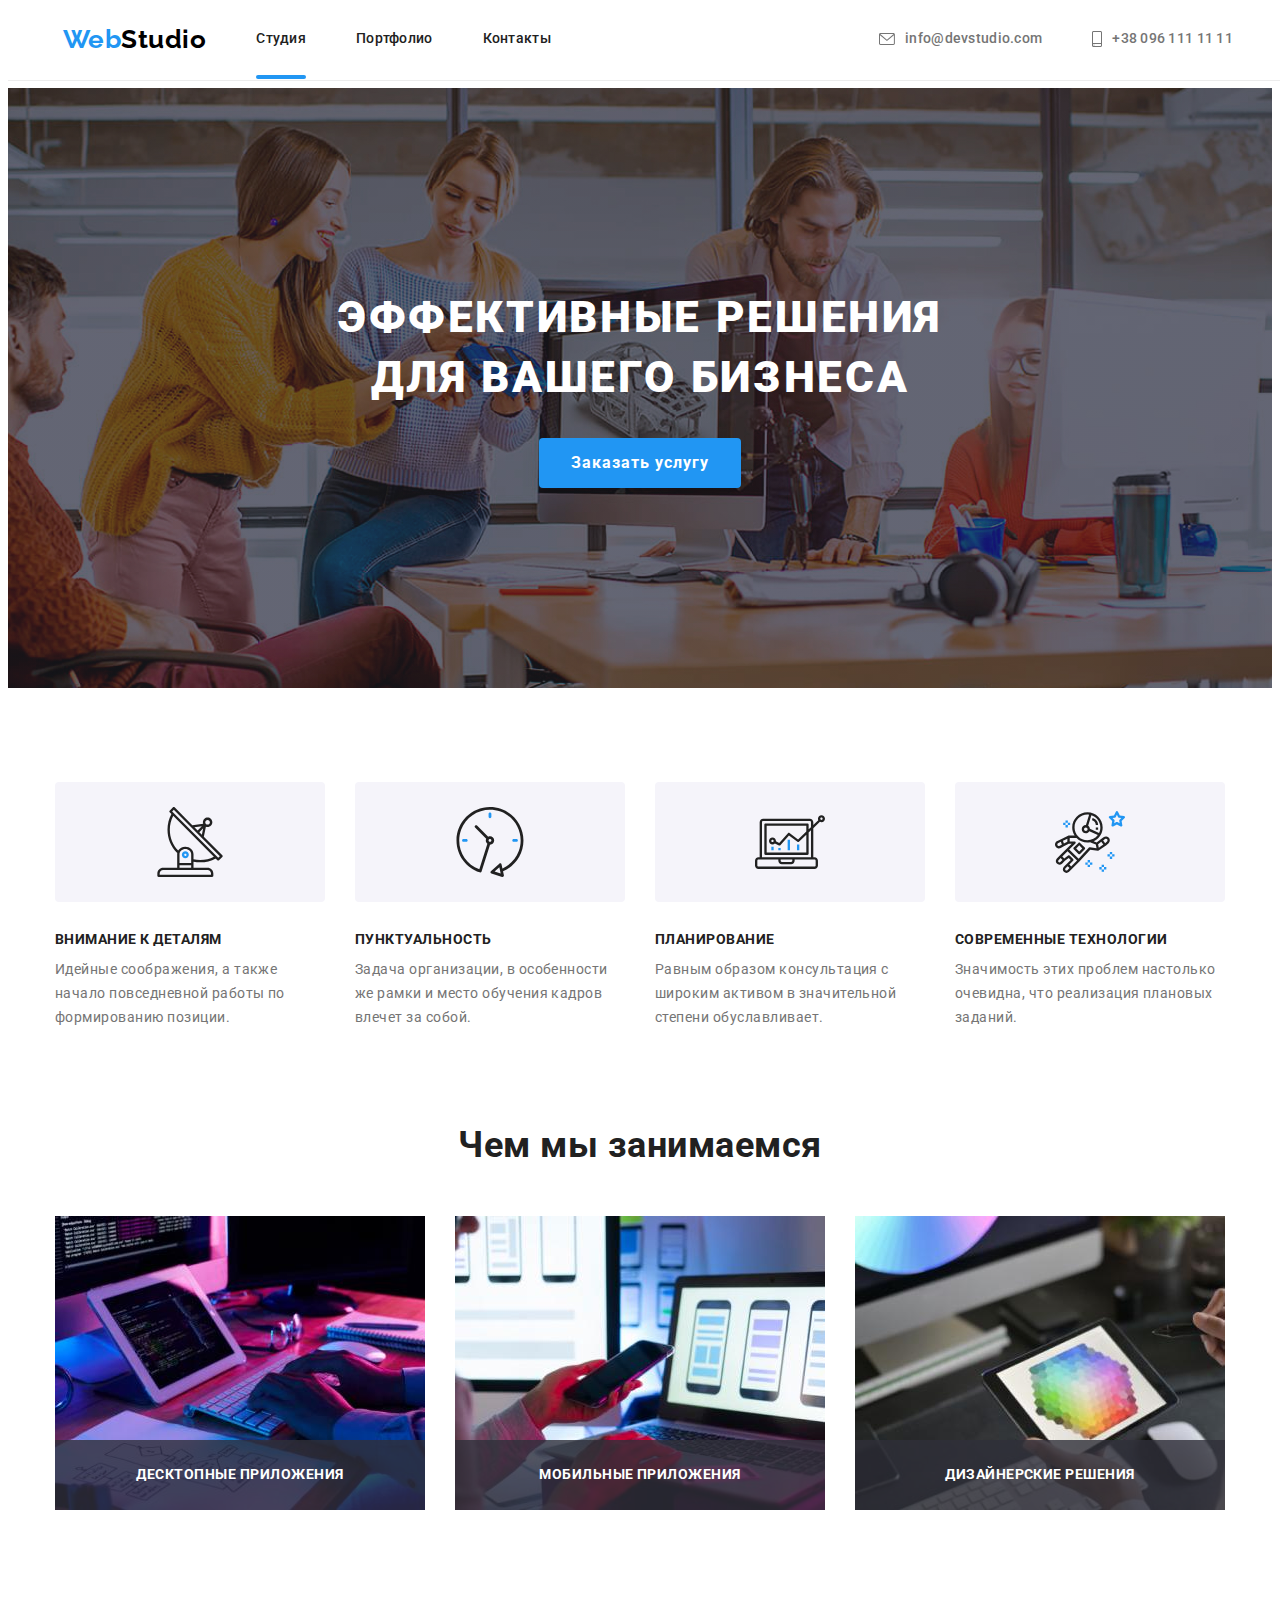
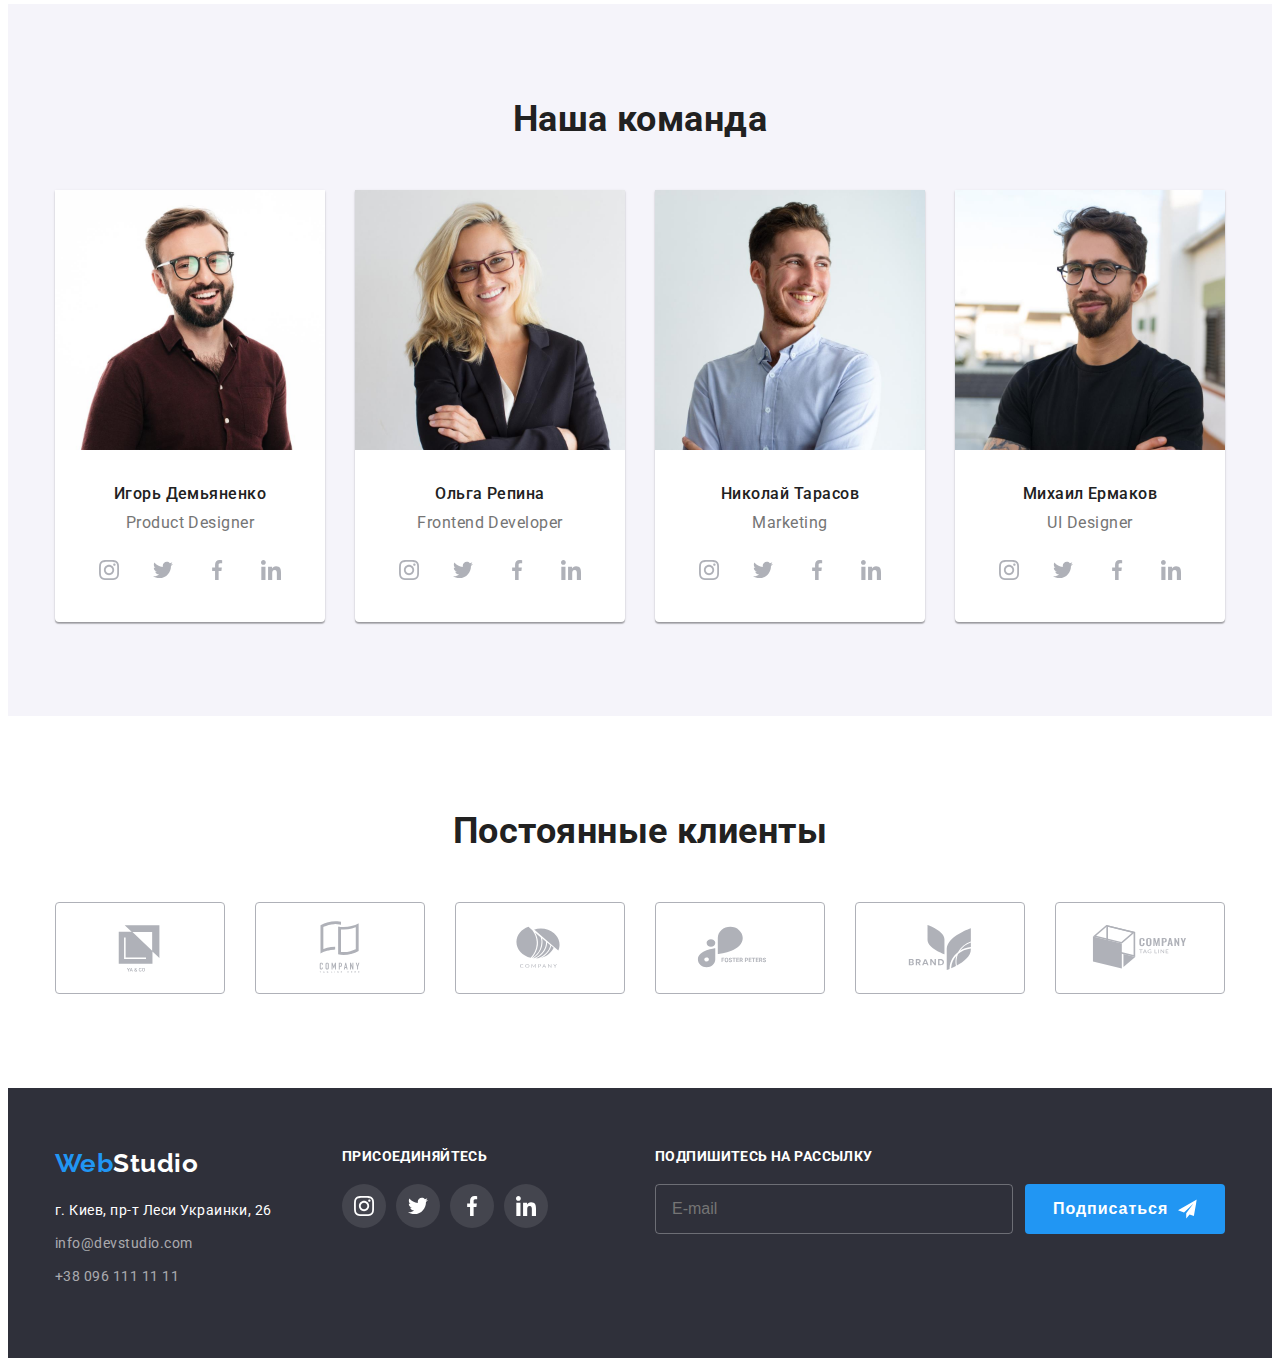
<file: index.html>
<!DOCTYPE html>
<html lang="ru">
<head>
    <meta charset="UTF-8">
    <meta http-equiv="X-UA-Compatible" content="IE=edge">
    <meta name="viewport" content="width=device-width, initial-scale=1.0">
    <title>Студия</title>
    <link href="https://fonts.googleapis.com/css2?family=Raleway:wght@700&family=Roboto:wght@400;500;700;900&display=swap"
        rel="stylesheet">
    <link rel="stylesheet" href="https://cdnjs.cloudflare.com/ajax/libs/modern-normalize/1.1.0/modern-normalize.min.css"
        integrity="sha512-wpPYUAdjBVSE4KJnH1VR1HeZfpl1ub8YT/NKx4PuQ5NmX2tKuGu6U/JRp5y+Y8XG2tV+wKQpNHVUX03MfMFn9Q=="
        crossorigin="anonymous" referrerpolicy="no-referrer" />
    <link rel="stylesheet" href="./css/styles.css">
</head>
<body>
    <!-- Шапка -->
    <header class="header">
        <div class="container nav-container">
            <nav class="header-nav">
                <a href="index.html" lang="en" class="logo-dark logo link"><span class="web">Web</span>Studio</a>
                <ul class="list nav-list">
                    <li class="nav-item"><a class="nav-link nav-link-hero current link" href="./index.html">Студия</a></li>
                    <li class="nav-item"><a class="nav-link nav-link-hero link" href="./portfolio.html">Портфолио</a></li>
                    <li class="nav-item"><a class="nav-link nav-link-hero link" href="">Контакты</a></li>
                </ul>
            </nav>
            <ul class="list nav-contacts">
                <li class="contact-item">
                    <a class="nav-contact link" href="mailto:info@devstudio.com">                
                        <svg class="icon-envelope">
                        <use href="./images/symbol-defs.svg#icon-envelope"></use>
                        </svg>
                     info@devstudio.com
                    </a>
                </li>
                <li class="contact-item">
                    <a class="nav-contact icon-tel link" href="tel:+380961111111">
                        <svg class="icon-smartphone">
                            <use href="./images/symbol-defs.svg#icon-smartphone"></use>
                        </svg>
                        +38 096 111 11 11
                    </a>
                </li>
            </ul>
        </div>
    </header>
<!-- Контент -->
 <main>
    <section class="hero-section conteiner overlay">
        <h1 class="hero-tittle">Эффективные решения <br /> для вашего бизнеса</h1>
        <button data-modal-open type="button" class="hero-button btn">Заказать услугу</button>        
        
    </section>
<!-- Особенности -->
<section class="section heading-section">
    <div class="container">
        <h2 class="heading-title">Особенности</h2>
        <ul class="heading-list list">
            <li class="heading-item icon-antena">
                <div class="icon-bcg">
                    <svg class="icon-box">
                        <use href="./images/symbol-defs.svg#icon-antenna"></use>
                    </svg>
                </div>
                <h3 class="second-heading-title">Внимание к деталям</h3>
                <p class="heading-text">Идейные соображения, а также начало повседневной работы по формированию позиции.</p>
            </li>
            <li class="heading-item">
                <div class="icon-bcg">
                    <svg class="icon-box">
                        <use href="./images/symbol-defs.svg#icon-clock"></use>
                    </svg>
                </div>                
                <h3 class="second-heading-title">Пунктуальность</h3>
                <p class="heading-text">Задача организации, в особенности же рамки и место обучения кадров влечет за собой.</p>
            </li>
            <li class="heading-item">
                <div class="icon-bcg">
                    <svg class="icon-box">
                        <use href="./images/symbol-defs.svg#icon-diagram"></use>
                    </svg>
                </div>
                <h3 class="second-heading-title">Планирование</h3>
                <p class="heading-text">Равным образом консультация с широким активом в значительной степени обуславливает.</p>
            </li>
            <li class="heading-item">
                <div class="icon-bcg">
                    <svg class="icon-box">
                        <use href="./images/symbol-defs.svg#icon-astronaut"></use>
                    </svg>
                </div>
                <h3 class="second-heading-title">Современные технологии</h3>
                <p class="heading-text">Значимость этих проблем настолько очевидна, что реализация плановых заданий.</p>
            </li>
        </ul>
    </div>
    
</section>
<!-- Чем мы занимаемся -->
<section class="section">
    <div class="container no-padding">
        <h2 class="galary-title title-two">Чем мы занимаемся</h2>
        <ul class="galary-list list">
            <li class="galary-item">                
                <img class="photo" src="./images/written-code.jpg" alt="Написание-кода" width="370">
                <p class="galary-item-about">Десктопные приложения</p>
            </li>
            <li class="galary-item">                
                <img class="photo" src="./images/adaptation-for-mobile.jpg" alt="Адаптация-под-мобильные-устройства" width="370">
                <p class="galary-item-about">Мобильные приложения</p>                                
            </li>
            <li class="galary-item">                
                <img class="photo" src="./images/style.jpg" alt="Стилизация-сайта" width="370">
                <p class="galary-item-about">Дизайнерские решения</p>                                
            </li>
        </ul>
    </div>
        
</section>
<!-- Наша команда -->
<section class="section team-section">
    <div class="container">
        <h2 class="team-title title-two">Наша команда</h2>
        <ul class="list team-list">
            <li class="team-item">
                <img class="foto-box" src="./images/foto-igor.jpg" alt="Игорь-Демьяненко" width="270">
                <h3 class="second-team-title">Игорь Демьяненко</h3>
                <p lang="en" class="team-about">Product Designer</p>
                <ul class="list team-contact-list">
                    <li class="team-contact-item">
                        <a href="" class="link team-contact-link">
                            <svg class="icon icon-social">
                                <use href="./images/symbol-defs.svg#icon-instagram"></use>
                            </svg>
                        </a>                        
                    </li>
                    <li class="team-contact-item">
                        <a href="" class="link team-contact-link">
                            <svg class="icon icon-twitter">
                                <use href="./images/symbol-defs.svg#icon-twitter"></use>
                            </svg>
                        </a>
                    </li>
                    <li class="team-contact-item">
                        <a href="" class="link team-contact-link">
                            <svg class="icon icon-facebook">
                                <use href="./images/symbol-defs.svg#icon-facebook"></use>
                            </svg>
                        </a>
                    </li>                   
                    <li class="team-contact-item">
                        <a href="" class="link team-contact-link">
                            <svg class="icon icon-linkedin">
                                <use href="./images/symbol-defs.svg#icon-linkedin"></use>
                            </svg>
                        </a>
                    </li>
                </ul>
            </li>
            <li class="team-item">
                <img class="foto-box" src="./images/foto-olga.jpg" alt="Ольга-Репина" width="270">
                <h3 class="second-team-title">Ольга Репина</h3>
                <p lang="en" class="team-about">Frontend Developer</p>
                <ul class="list team-contact-list">
                    <li class="team-contact-item">
                        <a href="" class="link team-contact-link">
                            <svg class="icon icon-instagram">
                                <use href="./images/symbol-defs.svg#icon-instagram"></use>
                            </svg>
                        </a>                
                    </li>
                    <li class="team-contact-item">
                        <a href="" class="link team-contact-link">
                            <svg class="icon icon-twitter">
                                <use href="./images/symbol-defs.svg#icon-twitter"></use>
                            </svg>
                        </a>
                    </li>
                    <li class="team-contact-item">
                        <a href="" class="link team-contact-link">
                            <svg class="icon icon-facebook">
                                <use href="./images/symbol-defs.svg#icon-facebook"></use>
                            </svg>
                        </a>
                    </li>
                    <li class="team-contact-item">
                        <a href="" class="link team-contact-link">
                            <svg class="icon icon-linkedin">
                                <use href="./images/symbol-defs.svg#icon-linkedin"></use>
                            </svg>
                        </a>
                    </li>
                </ul>
            </li>
            <li class="team-item">
                <img class="foto-box" src="./images/foto-mykola.jpg" alt="Николай-Тарасов" width="270">
                <h3 class="second-team-title">Николай Тарасов</h3>
                <p lang="en" class="team-about">Marketing</p>
                <ul class="list team-contact-list">
                    <li class="team-contact-item">
                        <a href="" class="link team-contact-link">
                            <svg class="icon icon-instagram">
                                <use href="./images/symbol-defs.svg#icon-instagram"></use>
                            </svg>
                        </a>
                
                    </li>
                    <li class="team-contact-item">
                        <a href="" class="link team-contact-link">
                            <svg class="icon icon-twitter">
                                <use href="./images/symbol-defs.svg#icon-twitter"></use>
                            </svg>
                        </a>
                    </li>
                    <li class="team-contact-item">
                        <a href="" class="link team-contact-link">
                            <svg class="icon icon-facebook">
                                <use href="./images/symbol-defs.svg#icon-facebook"></use>
                            </svg>
                        </a>
                    </li>
                    <li class="team-contact-item">
                        <a href="" class="link team-contact-link">
                            <svg class="icon icon-linkedin">
                                <use href="./images/symbol-defs.svg#icon-linkedin"></use>
                            </svg>
                        </a>
                    </li>
                </ul>
            </li>
            <li class="team-item">
                <img class="foto-box" src="./images/foto-myhaylo.jpg" alt="Михаил-Ермако" width="270">
                <h3 class="second-team-title">Михаил Ермаков</h3>
                <p lang="en" class="team-about">UI Designer</p>
                <ul class="list team-contact-list">
                    <li class="team-contact-item">
                        <a href="" class="link team-contact-link">
                            <svg class="icon icon-instagram">
                                <use href="./images/symbol-defs.svg#icon-instagram"></use>
                            </svg>
                        </a>
                        
                    </li>
                    <li class="team-contact-item">
                        <a href="" class="link team-contact-link">
                            <svg class="icon icon-twitter">
                                <use href="./images/symbol-defs.svg#icon-twitter"></use>
                            </svg>
                        </a>
                    </li>
                    <li class="team-contact-item">
                        <a href="" class="link team-contact-link">
                            <svg class="icon icon-facebook">
                                <use href="./images/symbol-defs.svg#icon-facebook"></use>
                            </svg>
                        </a>
                    </li>                   
                    <li class="team-contact-item">
                        <a href="" class="link team-contact-link">
                            <svg class="icon icon-linkedin">
                                <use href="./images/symbol-defs.svg#icon-linkedin"></use>
                            </svg>
                        </a>
                    </li>
                </ul>
            </li>
        </ul>
    </div>
    
</section>
<!-- Постоянные клиенты -->
<section class="section section-clients">
    <div class="container">
        <h2 class="title-two clients-title">Постоянные клиенты</h2>
        <ul class="list list-clients">
            <li class="client-item ">
                <a href="" class="link link-client ">                    
                <svg class="icon-company">
                   <use href="./images/symbol-defs.svg#icon-company1"></use>
                </svg>                                       
                </a>
            </li>
            <li class="client-item">
                <a href="" class="link link-client">
                <svg class="icon-company">
                    <use href="./images/symbol-defs.svg#icon-company2"></use>
                </svg>
                </a>                
            </li>
            <li class="client-item">
                 <a href="" class="link link-client ">
                <svg class="icon-company">
                    <use href="./images/symbol-defs.svg#icon-company3"></use>
                </svg>
                </a>
            </li>
            <li class="client-item">
                <a href="" class="link link-client">
                <svg class="icon-company">
                    <use href="./images/symbol-defs.svg#icon-company4"></use>
                </svg>
                </a>
            </li>
            <li class="client-item">                
                <a href="" class="link link-client">
                <svg class="icon-company">
                    <use href="./images/symbol-defs.svg#icon-company5"></use>
                </svg>
                </a>
            </li>
            <li class="client-item">
                <a href="" class="link link-client">
                <svg class="icon-company">
                    <use href="./images/symbol-defs.svg#icon-company6"></use>
                </svg>
                </a>
            </li>                        
        </ul>
    </div>
</section>
</main>
<!-- Подвал -->
<footer class="footer">
    <div class="container footer-container">
        <div>
            <a href="index.html" lang="en" class="logo-light logo link"><span class="web">Web</span>Studio</a>
            <address class="footer-adress">
                <ul class="footer-list list">
                    <li class="footer-item"><a class="footer-link-maps link" href="https://goo.gl/maps/ipxUos9jde3rESVAA">г. Киев,
                            пр-т Леси Украинки, 26</a></li>
                    <li class="footer-item"><a class="footer-link link" href="mailto:info@devstudio.com">info@devstudio.com</a></li>
                    <li class="footer-item"><a class="footer-link link" href="tel:+380961111111">+38 096 111 11 11</a></li>
                </ul>
            </address>
        </div>        
        <div class="footer-box-contact">
            <h3 class="footer-title">присоединяйтесь</h3>
            <ul class="list footer-contact-list">
                <li class="footer-contact-item">
                    <a href="" class="link link-footer-contact">
                        <svg class="icon icon-footer icon-instagram">
                            <use href="./images/symbol-defs.svg#icon-instagram"></use>
                        </svg>
                    </a>
                </li>
                <li class="footer-contact-item">
                    <a href="" class="link link-footer-contact">
                        <svg class="icon icon-footer icon-twitter">
                            <use href="./images/symbol-defs.svg#icon-twitter"></use>
                        </svg>
                    </a>
                </li>
                <li class="footer-contact-item">
                    <a href="" class="link link-footer-contact">
                        <svg class="icon icon-footer icon-facebook">
                            <use href="./images/symbol-defs.svg#icon-facebook"></use>
                        </svg>
                    </a>
                </li>
                <li class="footer-contact-item">
                    <a href="" class="link link-footer-contact">
                        <svg class="icon icon-footer icon-linkedin">
                            <use href="./images/symbol-defs.svg#icon-linkedin"></use>
                        </svg>
                    </a>
                    
                </li>
            </ul>
        </div>
        <div class="subscribe">
            <h3 class="footer-title">подпишитесь на рассылку</h3>
            <form class="topic-form js-speaker-form">
                <div class="form-footer">
                    <label for="email"></label>
                    <input type="email" name="email" placeholder="E-mail" id="email">
                </div>
                
                
                <button type="submit" class="btn-sbc">
                    Подписаться                    
                    <svg class="icon-send">
                        <use href="./images/symbol-defs.svg#icon-icon-send"></use>
                    </svg>
                    
                                    
                </button>
            </form>
        </div>
    </div>
    
</footer>

<div data-modal class="backdrop is-hidden">
    <div class="modal modal-animation">
        <button data-modal-close class="close-modal-btn" type="button">
            <svg class="icon-vector">
                <use href="./images/symbol-defs.svg#icon-vector"></use>
            </svg>
        </button>
        <div class="modal-form">
            <h2 class="modal-title">Оставьте свои данные, мы вам перезвоним</h2>
            <form class="form js-speaker-form">
                <div class="form-group">
                    <label for="user" >Имя</label>
                    <input class="input" type="text" name="inform-user" id="user" required>
                    <svg class="icon-form">
                        <use href="./images/symbol-defs.svg#icon-person-black-18dp-1"></use>
                    </svg>
                </div>
                <div class="form-group">
                    <label for="tel">Телефон</label>
                    <input class="input" type="tel" name="inform-user" id="tel" required>
                    <svg class="icon-form">
                        <use href="./images/symbol-defs.svg#icon-phone-black-18dp-1"></use>
                    </svg>
                </div>
                <div class="form-group">
                    <label for="mail">Почта</label>
                    <input class="input" type="email" name="inform-user" id="mail" required>
                    <svg class="icon-form">
                        <use href="./images/symbol-defs.svg#icon-email-black-18dp-1"></use>
                    </svg>
                </div>
                <div class="form-group">
                    <label for="comment">Комментарий</label>
                    <textarea class="input" name="inform-user" id="comment"  rows="8" placeholder="Введите текст"></textarea>
                </div>
                                    
                <label class="checkbox-label" >
                    <input class="checkbox" type="checkbox" name="police" >
                    <span class="box-icon-check">
                        <svg class="icon-check">
                            <use href="./images/symbol-defs.svg#icon-icon-check"></use>
                        </svg>
                    </span>
                    Соглашаюсь с рассылкой и принимаю <a href="" class="checkbox-link"> Условия договора</a>
                </label>
                                            
                        
            </form>
            <button type="submit" class="btn-modal">Отправить</button>
        </div>
        
    </div>
</div>

<script src="./js/modal.js"></script>
</body>
</html>
</file>
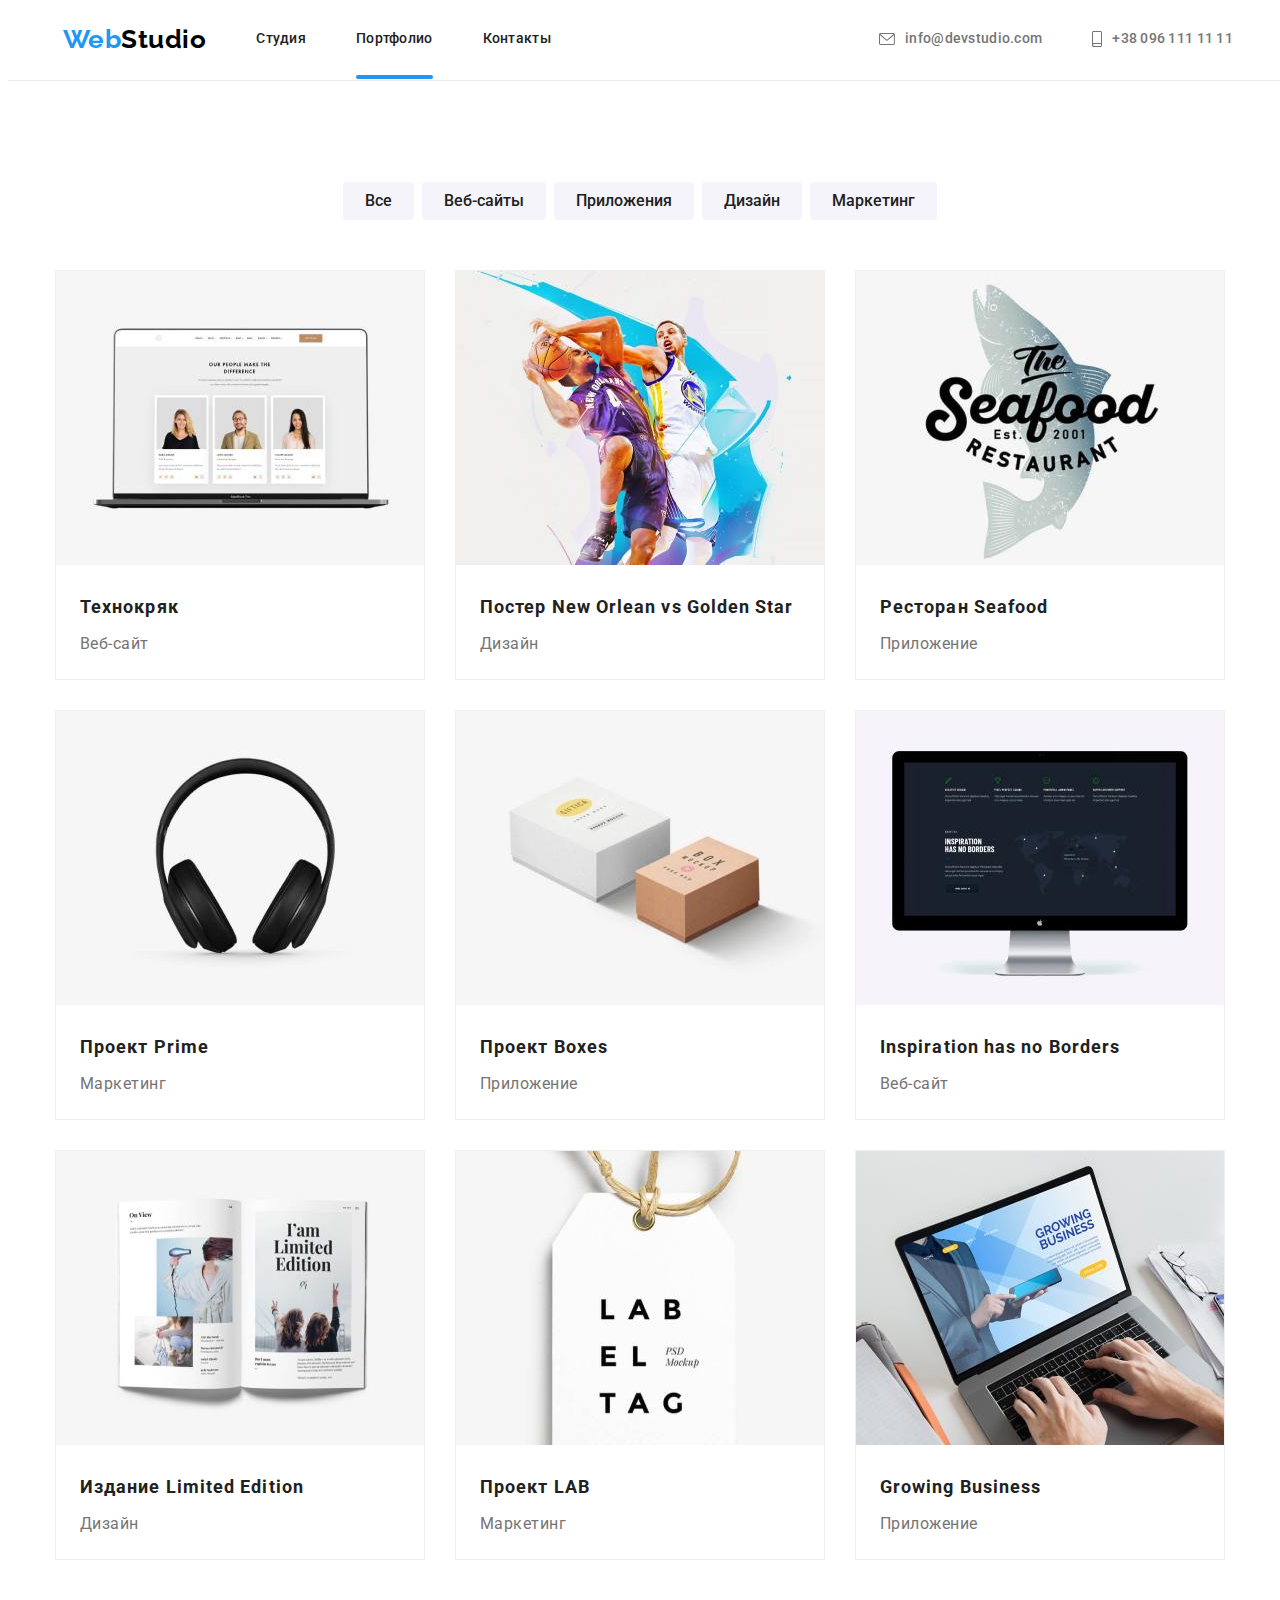
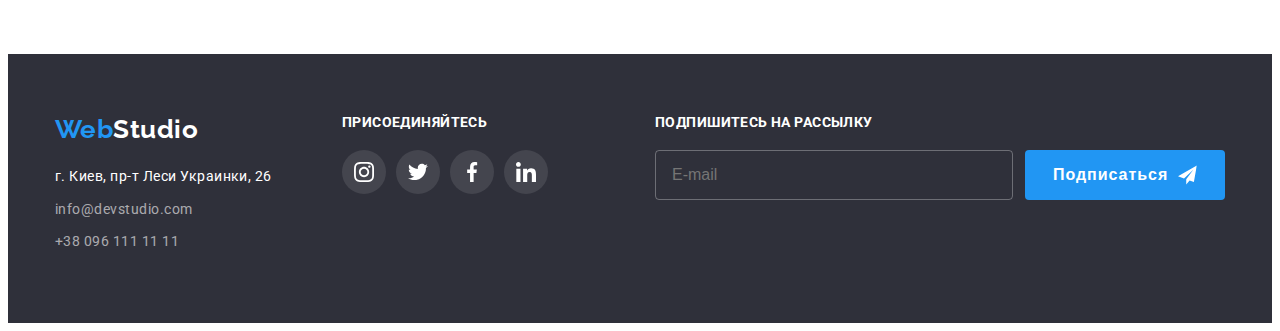
<file: portfolio.html>
<!DOCTYPE html>
<html lang="ru">
<head>
    <meta charset="UTF-8">
    <meta http-equiv="X-UA-Compatible" content="IE=edge">
    <meta name="viewport" content="width=device-width, initial-scale=1.0">
    <title>Портфолио</title>
    <link rel="stylesheet" href="https://cdnjs.cloudflare.com/ajax/libs/modern-normalize/1.1.0/modern-normalize.min.css"
        integrity="sha512-wpPYUAdjBVSE4KJnH1VR1HeZfpl1ub8YT/NKx4PuQ5NmX2tKuGu6U/JRp5y+Y8XG2tV+wKQpNHVUX03MfMFn9Q=="
        crossorigin="anonymous" referrerpolicy="no-referrer" />
    <link href="https://fonts.googleapis.com/css2?family=Raleway:wght@700&family=Roboto:wght@400;500;700;900&display=swap"
        rel="stylesheet">
    <link rel="stylesheet" href="./css/styles.css">
</head>
<body>
    <!-- Шапка -->
    <header class="header">
        <div class="container nav-container">
            <nav class="header-nav">
                <a href="index.html" lang="en" class="logo-dark logo link"><span class="web">Web</span>Studio</a>
                <ul class="list nav-list">
                    <li class="nav-item"><a class="nav-link nav-link-hero link" href="./index.html">Студия</a></li>
                    <li class="nav-item"><a class="nav-link nav-link-hero current link" href="./portfolio.html">Портфолио</a></li>
                    <li class="nav-item"><a class="nav-link nav-link-hero link" href="">Контакты</a></li>
                </ul>
            </nav>
            <ul class="list nav-contacts">
                <li class="contact-item">
                    <a class="nav-contact link" href="mailto:info@devstudio.com">
                        <svg class="icon-envelope">
                            <use href="./images/symbol-defs.svg#icon-envelope"></use>
                        </svg>
                        info@devstudio.com
                    </a>
                </li>
                <li class="contact-item">
                    <a class="nav-contact icon-tel link" href="tel:+380961111111">
                        <svg class="icon-smartphone">
                            <use href="./images/symbol-defs.svg#icon-smartphone"></use>
                        </svg>
                        +38 096 111 11 11
                    </a>
                </li>
            </ul>
        </div>
    </header>    
<!--Main-->
    <main>
        <section class="projects-galary section">
            <div class="container">
                <h1 class="heading-title">Галерея проектов</h1>
                <ul class="list-button list">
                    <li class="list-button-item"><button class="project-button" type="button">Все</button></li>
                    <li class="list-button-item"><button class="project-button" type="button">Веб-сайты</button></li>
                    <li class="list-button-item"><button class="project-button" type="button">Приложения</button></li>
                    <li class="list-button-item"><button class="project-button" type="button">Дизайн</button></li>
                    <li class="list-button-item"><button class="project-button" type="button">Маркетинг</button></li>
                </ul>
                <ul class="projects-list list">
                    <li class="project-box">
                        <a class="project-box-link tehno-kriak-link link" href="">
                            <div class="tehno-kriak">
                                <img class="project-box-foto" src="./images/tehnokriak.jpg" alt="Технокряк" width="370">                             
                                <p class="text-tehno-kriak" >
                                    Технокряк это современная площадка распространения коронавируса.
                                     Компании используют эту платформу для цифрового
                                    шпионажа и атак на защищённые сервера конкурентов.
                                </p>                                
                            </div>
                            <div class="about-project-box">
                                <h2 class="project-box-title">Технокряк</h2>
                                <p class="project-about">Веб-сайт</p>
                            </div>                                                       
                        </a>
                    </li>
                    <li class="project-box">
                        <a class="project-box-link tehno-kriak-link link" href="">
                            <div class="tehno-kriak">
                                <img class="project-box-foto" src="./images/new-orlean-vs-golden-star.jpg" alt="Постер_New_Orlean_vs_Golden_Star"
                                    width="370">
                                <p class="text-tehno-kriak">
                                    Lorem ipsum dolor sit, amet consectetur adipisicing elit. Nesciunt quas sequi dicta eaque quos nisi aspernatur illum, cumque laboriosam cum.
                                </p>
                            </div>
                            
                            <div class="about-project-box">
                                <h2 class="project-box-title">Постер <span lang="en">New Orlean vs Golden Star</span> </h2>
                                <p class="project-about">Дизайн</p>
                            </div>
                        </a>
                    </li>
                    <li class="project-box">
                        <a class="project-box-link tehno-kriak-link link" href="">
                            <div class="tehno-kriak">
                                <img class="project-box-foto" src="./images/seafood.jpg" alt="Ресторан_Seafood" width="370">
                                <p class="text-tehno-kriak">
                                    Lorem ipsum dolor sit amet consectetur adipisicing elit. Provident minima, minus voluptas ratione optio saepe sint enim vero dicta officiis.
                                </p>
                            </div>
                            <div class="about-project-box">
                                <h2 class="project-box-title">Ресторан <span lang="en">Seafood</span> </h2>
                                <p class="project-about">Приложение</p>
                            </div>
                        </a>
                    </li>
                    <li class="project-box">
                        <a class="project-box-link tehno-kriak-link link" href="">
                            <div class="tehno-kriak">
                                <img class="project-box-foto" src="./images/prime.jpg" alt="Проект_Prime" width="370">
                                <p class="text-tehno-kriak">
                                    Lorem ipsum dolor sit amet consectetur adipisicing elit. Iste voluptatum asperiores dignissimos facere nam libero possimus error recusandae aut corporis.
                                </p>
                            </div>
                            <div class="about-project-box">
                                <h2 class="project-box-title">Проект <span lang="en">Prime</span> </h2>
                                <p class="project-about">Маркетинг</p>
                            </div>
                        </a>
                    </li>
                    <li class="project-box">
                        <a class="project-box-link tehno-kriak-link link" href="">
                            <div class="tehno-kriak">
                                <img class="project-box-foto" src="./images/boxes.jpg" alt="Проект_Boxes" width="370">
                                <p class="text-tehno-kriak">
                                    Lorem ipsum dolor sit amet consectetur adipisicing elit. Et aut vitae repellat voluptatem cum officia aliquid harum. Tempora, veniam quibusdam!
                                </p>
                            </div>
                            <div class="about-project-box">
                                <h2 class="project-box-title">Проект <span lang="en">Boxes</span> </h2>
                                <p class="project-about">Приложение</p>
                            </div>
                        </a>
                    </li>
                    <li class="project-box">
                        <a class="project-box-link tehno-kriak-link link" href="">
                            <div class="tehno-kriak">
                                <img class="project-box-foto" src="./images/inspiration.jpg" alt="Inspiration_has_no_Borders" width="370">
                                <p class="text-tehno-kriak">
                                    Lorem ipsum dolor sit amet consectetur adipisicing elit. Ducimus hic dolorum esse temporibus, aut cumque! Ipsam, inventore. Dolore, repellat excepturi!
                                </p>
                            </div>
                            <div class="about-project-box">
                                <h2 class="project-box-title" lang="en">Inspiration has no Borders</h2>
                                <p class="project-about">Веб-сайт</p>
                            </div>
                        </a>
                    </li>
                    <li class="project-box">
                        <a class="project-box-link tehno-kriak-link link" href="">
                            <div class="tehno-kriak">
                                <img class="project-box-foto" src="./images/limited-edition.jpg" alt="Издание_Limited_Edition" width="370">
                                <p class="text-tehno-kriak">
                                    Lorem ipsum dolor sit amet consectetur adipisicing elit. In et quaerat labore impedit magnam numquam debitis, dolorum maxime doloremque adipisci.
                                </p>
                            </div>                            
                            <div class="about-project-box">
                                <h2 class="project-box-title">Издание <span lang="en">Limited Edition</span> </h2>
                                <p class="project-about">Дизайн</p>
                            </div>
                        </a>
                    </li>
                    <li class="project-box">
                        <a class="project-box-link tehno-kriak-link link" href="">
                            <div class="tehno-kriak">
                                <img class="project-box-foto" src="./images/project-lab.jpg" alt="Проект_LAB" width="370">
                                <p class="text-tehno-kriak">
                                    Lorem ipsum dolor sit amet consectetur adipisicing elit. Commodi iste nesciunt, earum consequatur quaerat perspiciatis alias voluptatibus voluptatem beatae! Molestias!
                                </p>
                            </div>                            
                            <div class="about-project-box">
                                <h2 class="project-box-title">Проект <span lang="en">LAB</span> </h2>
                                <p class="project-about">Маркетинг</p>
                            </div>
                        </a>
                    </li>
                    <li class="project-box">
                        <a class="project-box-link tehno-kriak-link link" href="">
                            <div class="tehno-kriak">
                                <img class="project-box-foto" src="./images/growing-business.jpg" alt="Growing_Business" width="370">
                                <p class="text-tehno-kriak">
                                    Lorem ipsum dolor, sit amet consectetur adipisicing elit. Nisi quam inventore voluptatum at repellendus nostrum reiciendis hic fuga? Vero, quae!
                                </p>
                            </div>                            
                            <div class="about-project-box">
                                <h2 class="project-box-title" lang="en">Growing Business</h2>
                                <p class="project-about">Приложение</p>
                            </div>
                        </a>
                    </li>
                </ul>
            </div>
                        
        </section>
    </main>

    <!-- Подвал -->
    <footer class="footer">
        <div class="container footer-container">
            <div>
                <a href="index.html" lang="en" class="logo-light logo link"><span class="web">Web</span>Studio</a>
                <address class="footer-adress">
                    <ul class="footer-list list">
                        <li class="footer-item"><a class="footer-link-maps link"
                                href="https://goo.gl/maps/ipxUos9jde3rESVAA">г. Киев,
                                пр-т Леси Украинки, 26</a></li>
                        <li class="footer-item"><a class="footer-link link"
                                href="mailto:info@devstudio.com">info@devstudio.com</a></li>
                        <li class="footer-item"><a class="footer-link link" href="tel:+380961111111">+38 096 111 11 11</a>
                        </li>
                    </ul>
                </address>
            </div>
            <div class="footer-box-contact">
                <h3 class="footer-title">присоединяйтесь</h3>
                <ul class="list footer-contact-list">
                    <li class="footer-contact-item">
                        <a href="" class="link link-footer-contact">
                            <svg class="icon icon-footer icon-instagram">
                                <use href="./images/symbol-defs.svg#icon-instagram"></use>
                            </svg>
                        </a>
                    </li>
                    <li class="footer-contact-item">
                        <a href="" class="link link-footer-contact">
                            <svg class="icon icon-footer icon-twitter">
                                <use href="./images/symbol-defs.svg#icon-twitter"></use>
                            </svg>
                        </a>
                    </li>
                    <li class="footer-contact-item">
                        <a href="" class="link link-footer-contact">
                            <svg class="icon icon-footer icon-facebook">
                                <use href="./images/symbol-defs.svg#icon-facebook"></use>
                            </svg>
                        </a>
                    </li>
                    <li class="footer-contact-item">
                        <a href="" class="link link-footer-contact">
                            <svg class="icon icon-footer icon-linkedin">
                                <use href="./images/symbol-defs.svg#icon-linkedin"></use>
                            </svg>
                        </a>
    
                    </li>
                </ul>
            </div>
            <div class="subscribe">
                <h3 class="footer-title">подпишитесь на рассылку</h3>
                <form class="topic-form js-speaker-form">
                    <div class="form-footer">
                        <label for="email"></label>
                        <input type="email" name="email" placeholder="E-mail" id="email">
                    </div>
            
            
                    <button type="submit" class="btn-sbc">
                        Подписаться
                        <svg class="icon-send">
                            <use href="./images/symbol-defs.svg#icon-icon-send"></use>
                        </svg>
            
            
                    </button>
                </form>
            </div>
        </div>
    
    </footer>
<script src="./js/modal.js"></script>
</body>
</html>
</file>
<file: css/styles.css>
html {
    box-sizing: border-box;
}
*, *::before, *::after {
    box-sizing: inherit;
}
h1, h2, h3, h4, h5, h6, p, ul {
    margin: 0;
    padding: 0;
}

/* цвет компаний #afb1b8 style="fill: var(--color3, #afb1b8)*/

:root {
    --accent-color: #2196F3;
    --primary-text-color: #212121;
    --second-text-color: #757575;
    --light-text-color: #FFFFFF;
    --dark: #000000;
    --footer-contacts-color: rgba(255, 255, 255, 0.6);
}
body {
    font-family: 'Roboto', sans-serif;
    font-weight: 400;
    color: var(--primary-text-color);
    letter-spacing: 0.03em;
    padding-top: 80px;
}
.backdrop {
    position: fixed;
    top: 0;
    left: 0;
    width: 100%;
    height: 100%;
    z-index: 2;
    background-color: rgba(0, 0, 0, 0.2);
    opacity: 1;
    transition: opacity 250ms cubic-bezier(0.4, 0, 0.2, 1);
    
}
.backdrop.is-hidden {
    opacity: 0;
    pointer-events: none;
    
    
}
.backdrop.is-hidden .modal {
    transform: translate(-50%, -50%) scale(0.8);
}
.modal {
    position: absolute;
    top: 50%;
    left: 50%;
    z-index: 3;
    transform: translate(-50%, -50%) scale(1);
    min-width: 528px;
    min-height: 581px;
    background-color: var(--light-text-color);
    border-radius: 4px;
    box-shadow: 0px 1px 3px rgba(0, 0, 0, 0.12), 0px 1px 1px rgba(0, 0, 0, 0.14), 0px 2px 1px rgba(0, 0, 0, 0.2);
    transition: transform 250ms cubic-bezier(0.4, 0, 0.2, 1);

    
}

.close-modal-btn {
    position: absolute;
    top: 8px;
    right: 8px;
    width: 30px;
    height: 30px;
    display: flex;
    align-items: center;
    justify-content: center;
    background-color: var(--light-text-color);
    border: 1px solid rgba(0, 0, 0, 0.1);
    border-radius: 50%;
    cursor: pointer;
    transition: fill 250ms cubic-bezier(0.4, 0, 0.2, 1);
    
}
.icon-vector {
    width: 18px;
    height: 18px;
    
    fill: #000000;
}
.close-modal-btn:hover .icon-vector,
.close-modal-btn:focus .icon-vector {
    fill: var(--accent-color);
}
.modal-form {
    display: flex;
    align-items: center;
    justify-content: center;
    flex-direction: column;
}
.modal-title {
    font-weight: 700;
    font-size: 20px;
    line-height: 1.15;
    text-align: center;
    color: var(--primary-text-color);
    margin-top: 40px;
}
.form {
    width: 448px;
    margin-top: 12px;
}
.form-group {
    position: relative;
    display: flex;
    flex-direction: column;
}
.form-group label {
    font-size: 12px;
    line-height: 1.17;
    letter-spacing: 0.01em;
    color: var(--second-text-color);
}
.form-group input {
    
    margin: 0;
    margin-top: 4px;
    padding: 11px 12px 11px 42px;
    outline: none;
    height: 40px;
    border: 1px solid rgba(33, 33, 33, 0.2);
    border-radius: 4px;
    cursor: pointer;
    transition: border 250ms cubic-bezier(0.4, 0, 0.2, 1);
}
.form-group:hover input,
.form-group:focus-within input {
    border-color: var(--accent-color);
    
}

.input {
    border-color: var(--accent-color);
}
.icon-form {
    position: absolute;
    bottom: 11px;
    left: 12px;
    width: 18px;
    height: 18px;
    fill: var(--dark);
    transition: fill 250ms cubic-bezier(0.4, 0, 0.2, 1);
}
.form-group:hover .icon-form,
.form-group:focus-within .icon-form {
    fill: var(--accent-color);
}
.form-group textarea {
    margin-top: 4px;
    padding: 12px 16px;
    height: 120px;
    outline: none;
    border: 1px solid rgba(33, 33, 33, 0.2);
    border-radius: 4px;
    cursor: pointer;
    transition: border 250ms cubic-bezier(0.4, 0, 0.2, 1);
}
.form-group:hover textarea,
.form-group:focus-within textarea {
    border-color: var(--accent-color);
    
}
.form-group:not(:first-child) {
    margin-top: 10px;
}
.form-group:last-child {
    margin-top: 20px;
}
textarea {
    resize: none;
}
.form-group label[for="police"] {
    font-size: 14px;
    line-height: 1.71;
    color: var(--second-text-color);
}
.checkbox-label {
    display: flex;
    align-items: center;
    justify-content: center;
    margin-top: 20px;
    font-size: 14px;
    line-height: 1.71;
    color: var(--second-text-color);
}
.checkbox {
    -webkit-appearance: none;
    -moz-appearance: none;
    appearance: none;
    
}
.checkbox:checked ~ .box-icon-check {
    background-color: var(--accent-color);
    border-color: var(--accent-color);
}
.box-icon-check {
    display: flex;
    align-items: center;
    width: 16px;
    height: 15px;
    margin-right: 7px;
    border: 1px solid #212121;
    border-radius: 2px;
    background-origin: border-box;
    cursor: pointer;
}
.box-icon-check:hover,
.box-icon-check:focus {
    border-color: var(--accent-color);
}

.checkbox-link {
    font-size: 14px;
    line-height: 1.71;
    color: var(--accent-color);
}
.btn-modal {
    font-weight: 700;
    font-size: 16px;
    line-height: 1.87;
    display: flex;
    align-items: center;
    justify-content: center;
    letter-spacing: 0.06em;
    width: 200px;
    height: 50px;
    color: var(--light-text-color);
    background-color: var(--accent-color);
    border: none;
    border-radius: 4px;
    box-shadow: 0px 4px 4px rgba(0, 0, 0, 0.15);
    margin-top: 30px;
    transition: background-color 250ms cubic-bezier(0.4, 0, 0.2, 1);
}
.btn-modal:hover,
.btn-modal:focus {
    background-color: #188CE8;
}
.section {
    padding-bottom: 94px;
    padding-top: 94px;
}
.container {
    width: 1200px;
    padding-left: 15px;
    padding-right: 15px;
    margin-left: auto;
    margin-right: auto;
}
.list {
    list-style: none;
}
.link {
    text-decoration: none;
    cursor: pointer;
    display: block;
}
.logo-dark {
    color: var(--dark);

}
.logo-light {
    display: flex;
    color: var(--light-text-color) ;
    margin-bottom: 20px;
}
.title-two {
    color: var(--primary-text-color);
}
/* ---------header--------- */
.header {
    position: fixed;
    top: 0;
    width: 100%;
    z-index: 1;
    min-height: 80px;
    border-bottom: 1px solid #ECECEC;
    padding-top: 24px;
    padding-bottom: 25px;
    background-color: var(--light-text-color);
}
.nav-container {
    display: flex;
    align-items: center;
}

.header-nav {
    display: flex;
}
.logo {
    font-family: 'Raleway', sans-serif;
    font-weight: 700;
    font-size: 26px;
    line-height: 1.19;
    
    margin-right: 50px;
}
.web {
    color: var(--accent-color);
}
.nav-list {
    display: flex;
    align-items: center;
    justify-content: flex-end;
}
.nav-item:not(:last-child) {
    margin-right: 50px;
}

.nav-link {
    position: relative;
    font-weight: 500;
    font-size: 14px;
    line-height: 1.14;
    letter-spacing: 0.02em;
    color: var(--primary-text-color);
}
.nav-link-hero {
    position: relative;

}
.nav-link-hero::after {
    display: block;
    position: absolute;
    content: "";
    left: 0;
    top: 44px;
    width: 0;
    height: 4px;
    background-color: var(--accent-color);
    border-radius: 2px;
    transition: 250ms cubic-bezier(0.4, 0, 0.2, 1);
}
.nav-link:hover::after {
    width: 100%
}
.nav-link:hover, .nav-link:focus {
    color: var(--accent-color);
}
.current {
    position: relative;
}
.current::after {
    display: block;
    position: absolute;
    content: "";
    left: 0;
    top: 44px;
    width: 100%;
    height: 4px;
    background-color: var(--accent-color);
    border-radius: 2px;
}
.nav-list.nav-item:not(:last-child) {
    margin-right: 50px;
}
.nav-contacts {
    display: flex;
    margin-left: auto;
    align-items: center;
}


.contact-item:not(:last-child) {
    margin-right: 50px;
}
.nav-contact {
    display: flex;
    align-items: center;    
    font-weight: 500;
    font-size: 14px;
    line-height: 1.14;
    letter-spacing: 0.02em;
    color: var(--second-text-color);
    transition-property: color;
    transition-duration: 250ms;
    transition-timing-function: cubic-bezier(0.4, 0, 0.2, 1);;
    
}
.nav-contact:hover , 
.nav-contact:focus {
    color: var(--accent-color);
}
.icon-envelope {
    display: flex;
    align-items: center;
    width: 16px;
    height: 12px;
    margin-right: 10px;
    fill: #757575;
    transition-property: fill;
    transition-duration: 250ms;
    transition-timing-function: cubic-bezier(0.4, 0, 0.2, 1);;
    
    
}
.icon-smartphone {
    display: flex;
    align-items: center;
    width: 10px;
    height: 16px;
    margin-right: 10px;
    fill: #757575;
    transition-property: fill;
    transition-duration: 250ms;
    transition-timing-function: cubic-bezier(0.4, 0, 0.2, 1);;
    
    
}
.nav-contact:hover .icon-envelope, 
.nav-contact:focus .icon-envelope {
    fill: var(--accent-color);
}
.nav-contact:hover .icon-smartphone, 
.nav-contact:focus .icon-smartphone {
    fill: var(--accent-color);
}
/* ---------hero--------- */

.hero-section {
    
    background-color: #2F303A;
    text-align: center;
    padding-top: 200px;
    padding-bottom: 200px;
}
.hero-tittle {
    font-weight: 900;
    font-size: 44px;
    line-height: 1.36;
    text-align: center;
    letter-spacing: 0.06em;
    text-transform: uppercase;
    color: var(--light-text-color);
    margin-bottom: 30px;
    
}
.btn {
    font-family: inherit;
    font-weight: 700;
    font-size: 16px;
    line-height: 1.87;
    align-items: center;
    
    letter-spacing: 0.06em;
    color: var(--light-text-color);
    background-color: var(--accent-color);
    box-shadow: 0px 4px 4px rgba(0, 0, 0, 0.15);
    border-radius: 4px;
    border: none;
    cursor: pointer;
    transition-property: background-color;
    transition-duration: 250ms;
    transition-timing-function: cubic-bezier(0.4, 0, 0.2, 1);;
    
    
}
.btn:hover, .btn.focus {
    background-color: #188CE8;
}
.hero-button {
    padding: 10px 32px;
}
.overlay {
    max-width: 1600px;
    height: 600px;
    margin-left: auto;
    margin-right: auto;
    background-image: linear-gradient(rgba(47, 48, 58, 0.4), 
                    rgba(47, 48, 58, 0.4)), url(../images/imgbcg.jpg);;
    background-repeat: no-repeat;
    background-size: cover;
    background-position: center;
}
/* ---------heading--------- */
.heading-section {
    padding-bottom: 0;
}
.heading-title {
    display: none;
}

.heading-list {
    
    display: flex;
    flex-wrap: wrap;
    margin-left: -30px;
    margin-top: -30px;
}
.heading-item {
    max-width: 270px;
    margin-left: 30px;
    margin-top: 30px;
    flex-basis: calc((100% - 120px) / 4);
}
.icon-bcg {
    display: flex;
    justify-content: center;
    align-items: center;
    width: 100%;
    height: 120px;
    background-color: #F5F4FA;
    margin-bottom: 30px;
    border-radius: 4px;

}
.icon-box {
    display: block;
    width: 70px;
    height: 70px;
}


.second-heading-title {
    font-weight: 700;
    font-size: 14px;
    line-height: 1.14;
    
    text-transform: uppercase;
    color: var(--primary-text-color);
    margin-bottom: 10px;
}
.heading-text {
    font-size: 14px;
    line-height: 1.71;
    
    color: var(--second-text-color);
}
/* ---------galary--------- */
.galary-title {
    font-weight: 700;
    font-size: 36px;
    line-height: 1.17;
    text-align: center;
    
    color: var(--primary-text-color);
    margin-bottom: 50px;
}
.galary-list {
    
    display: flex;
    flex-wrap: wrap;
    margin-left: -30px;
    margin-top: -30px;
}
.galary-item {
    position: relative;
    display: flex;
    margin-left: 30px;
    margin-top: 30px;
    flex-basis: calc((100% - 90px) / 3);
}
.galary-item::before {
    position: absolute;
    display: flex;
    bottom: 0;
    content: "";
    background-color: rgba(47, 48, 58, 0.8);
    width: 100%;
    height: 70px;
}

.photo {
    display: block;
    max-width: 100%;
}
.galary-item-about {
    display: block;
    text-align: center;
    justify-content: center;
    position: absolute;
    left: 50%;
    bottom: 27px;
    transform: translate(-50%);
    width: 100%;
    padding-bottom: 0; 
    font-weight: 700;
    font-size: 14px;
    line-height: 1.14;
    
    text-transform: uppercase;
    color: var(--light-text-color);
    
}

.section.no-padding {
    padding-top: 0;
    padding-bottom: 0;
}
/* ---------team--------- */
.team-section {
    padding-top: 94px;
    padding-bottom: 94px;
    background-color: #F5F4FA;
}
.team-list {
    display: flex;
    justify-content: space-between;
}

.team-title {
    font-weight: 700;
    font-size: 36px;
    line-height: 1.17;
    text-align: center;
    
    color: var(--primary-text-color);
    margin-bottom: 50px;
}
.team-item {
    width: 270px;
    
    background-color: var(--light-text-color);
    box-shadow: 0px 1px 3px rgba(0, 0, 0, 0.12), 0px 1px 1px rgba(0, 0, 0, 0.14), 0px 2px 1px rgba(0, 0, 0, 0.2);
    border-radius: 0px 0px 4px 4px;
    
}

.foto-box {
    margin-bottom: 30px;
}
.second-team-title {
    font-weight: 500;
    font-size: 16px;
    line-height: 1.19;
    text-align: center;
    
    color: var(--primary-text-color);
    margin-bottom: 10px;
}
.team-about {
    font-size: 16px;
    padding-bottom: 16px;
    line-height: 1.19;
    text-align: center;
    
    color: var(--second-text-color);
    
}
.team-contact-list {
    display: flex;
    justify-content: center;
    padding-bottom: 30px;
}
.team-contact-item {
    
}
.team-contact-item:not(:last-child) {
    margin-right: 10px;
}
.team-contact-link {
    display: flex;
    justify-content: center;
    align-items: center;
    width: 44px;
    height: 44px;
    border-radius: 50%;
    cursor: pointer;
    background-color: var(--light-text-color);
    transition-property: background-color;
    transition-duration: 250ms;
    transition-timing-function: cubic-bezier(0.4, 0, 0.2, 1);;
    
    
}
.team-contact-link:hover,
.team-contact-link:focus {
    background-color: var(--accent-color);
    
}
.icon {
    display: block;
    fill: #afb1b8;
    width: 20px;
    height: 20px;
    transition-property: fill;
    transition-duration: 250ms;
    transition-timing-function: cubic-bezier(0.4, 0, 0.2, 1);;
    
}
.team-contact-link:hover .icon,
.team-contact-link:focus .icon {
    fill: var(--light-text-color);
}

/* ---------clients--------- */
.list-clients {
    display: flex;
    justify-content: space-between;
}
.clients-title {
    font-weight: 700;
    font-size: 36px;
    line-height: 42px;
    text-align: center;
    
    color: var(--primary-text-color);
    margin-bottom: 50px;
}
.link-client {
    width: 170px;
    height: 92px;
    border: 1px solid #AFB1B8;
    border-radius: 4px;
    display: flex;
    justify-content: center;
    align-items: center;
    cursor: pointer;
    transition-property: border-color;
    transition-duration: 250ms;
    transition-timing-function: cubic-bezier(0.4, 0, 0.2, 1);;
    
}

.link-client:hover,
.link-client:focus {
    border-color: var(--accent-color);
}
.icon-company {
    width: 106px;
    height: 60px;
    fill: #afb1b8;
    transition-property: fill;
    transition-duration: 250ms;
    transition-timing-function: cubic-bezier(0.4, 0, 0.2, 1);;
    
}
.link-client:hover .icon-company,
.link-client:focus .icon-company {
    fill: var(--accent-color);
}

/* ---------footer--------- */
.footer {
    background-color: #2F303A;
    padding-top: 60px;
    padding-bottom: 60px;
}
.footer-container {
    display: flex;
    
}
.footer-adress {
    font-style: normal;
}
.footer-list {
    margin-right: 70px;
}
.footer-item {
    margin-bottom: 9px;
}

.footer-link-maps {
    font-size: 14px;
    line-height: 1.71;
    
    color: var(--light-text-color);
}
.footer-link {
    font-size: 14px;
    line-height: 1.71;
    
    color: var(--footer-contacts-color);
}


.footer-title {
    font-weight: 700;
    font-size: 14px;
    line-height: 16px;
    letter-spacing: 0.03em;
    text-transform: uppercase;
    color: var(--light-text-color);
    margin-bottom: 20px;
}

.footer-contact-list {
    display: flex;
    margin-right: 93px;
}
.footer-contact-item {
    display: flex;
    justify-content: center;
    align-items: center;
    width: 44px;
    height: 44px;
    background-color: rgba(255, 255, 255, .1);
    border-radius: 50%;
    transition-property: background-color;
    transition-duration: 250ms;
    transition-timing-function: cubic-bezier(0.4, 0, 0.2, 1);;
    
}
.footer-contact-item:hover,
.footer-contact-item:focus {
    background-color: var(--accent-color);
}

.footer-contact-item:not(:last-child) {
    margin-right: 10px;
}
.icon-footer {
    fill: var(--light-text-color);
}
.subscribe {
    margin-left: auto;
}
.topic-form {
    display: flex;
    flex-direction: row;
    align-items: center;
}
.form-footer input {
    font-size: 16px;
    line-height: 1.25;
    color: var(--light-text-color);
    background-color: transparent;
    outline: none;
    border: 1px solid rgba(255, 255, 255, 0.3);
    border-radius: 4px;
    width: 358px;
    height: 50px;
    padding-left: 16px;
    
}
.btn-sbc {
    font-weight: 700;
    font-size: 16px;
    line-height: 1.87;
    display: inline-flex;
    align-items: center;
    text-align: center;
    letter-spacing: 0.06em;
    color: var(--light-text-color);
    padding: 10px 28px;
    margin-left: 12px;
    width: 200px;
    height: 50px;
    background-color: var(--accent-color);
    border: none;
    border-radius: 4px;
    cursor: pointer;
}
.icon-send {
    display: inline-flex;
    width: 24px;
    height: 24px;
    margin-left: 10px;
}
/* ---------portfolio--------- */
/* ---------buttons--------- */
.list-button {
    display: flex;
    justify-content: center;
    margin-bottom: 50px;
}
.project-button {
    font-family: inherit;
    font-weight: 500;
    font-size: 16px;
    line-height: 1.62;
    text-align: center;
    
    border-radius: 4px;
    border: none;
    color: var(--primary-text-color);
    background-color: #F5F4FA;
    cursor: pointer;
    padding: 6px 22px;
    transition-property: color, background-color, box-shadow;
    transition-duration: 250ms;
    transition-timing-function: cubic-bezier(0.4, 0, 0.2, 1);;
    

}
.list-button-item:not(:last-child) {
    margin-right: 8px;
}
.project-button:hover, .project-button:focus {
    color: var(--light-text-color);
    background-color: var(--accent-color);
    box-shadow: 0px 3px 1px rgba(0, 0, 0, 0.1), 0px 1px 2px rgba(0, 0, 0, 0.08), 0px 2px 2px rgba(0, 0, 0, 0.12);
}
/* ---------projects-galary--------- */
.projects-list {
    display: flex;
    flex-wrap: wrap;
    
}

.project-box {
    width: 370px;
    padding-bottom: 20px;
    background-color: var(--light-text-color);
    border: 1px solid #EEEEEE;
    box-sizing: border-box;
    
}
.project-box:hover, .project-box:focus {
    box-shadow: 0px 1px 1px rgba(0, 0, 0, 0.12), 
                0px 4px 4px rgba(0, 0, 0, 0.06),
                1px 4px 6px rgba(0, 0, 0, 0.16);
}
.project-box:not(:nth-child(3n + 3)) {
    margin-right: 30px;
}
.project-box:not(:nth-child(n+7)) {
    margin-bottom: 30px;
}
.tehno-kriak {
    position: relative;
    overflow: hidden;
}
.tehno-kriak::before {
    position: absolute;
    display: inline-block;
    content: "";
    width: 100%;
    height: 100%;
    background-color: rgba(33, 150, 243, 0.9);
    
    transform: translateY(100%);
    transition-property: transform;
    transition-duration: 250ms;
    transition-timing-function: cubic-bezier(0.4, 0, 0.2, 1);;
    
}
.tehno-kriak-link:hover .tehno-kriak::before {
    
    transform:translateY(0);
}

.text-tehno-kriak {
    
    position: absolute;
    top: 0;
    left: 0;
    display: flex;
    padding: 63px 24px;
    font-size: 18px;
    line-height: 1.56;
    
    color: var(--light-text-color);
    transition-property: opacity;
    transition-duration: 250ms;
    transition-timing-function: cubic-bezier(0.4, 0, 0.2, 1);;
    
    opacity: 0;
}
.tehno-kriak-link:hover .text-tehno-kriak {
    opacity: 1;
}
.about-project-box {
    padding-top: 20px;
    padding-left: 24px;
}

.project-box-title {
    font-weight: 700;
    font-size: 18px;
    line-height: 2;
    letter-spacing: 0.06em;
    color: var(--primary-text-color);
    margin-bottom: 4px;
    
}
.project-about {
    font-size: 16px;
    line-height: 1.87;
    
    color: var(--second-text-color);
    
}
</file>
